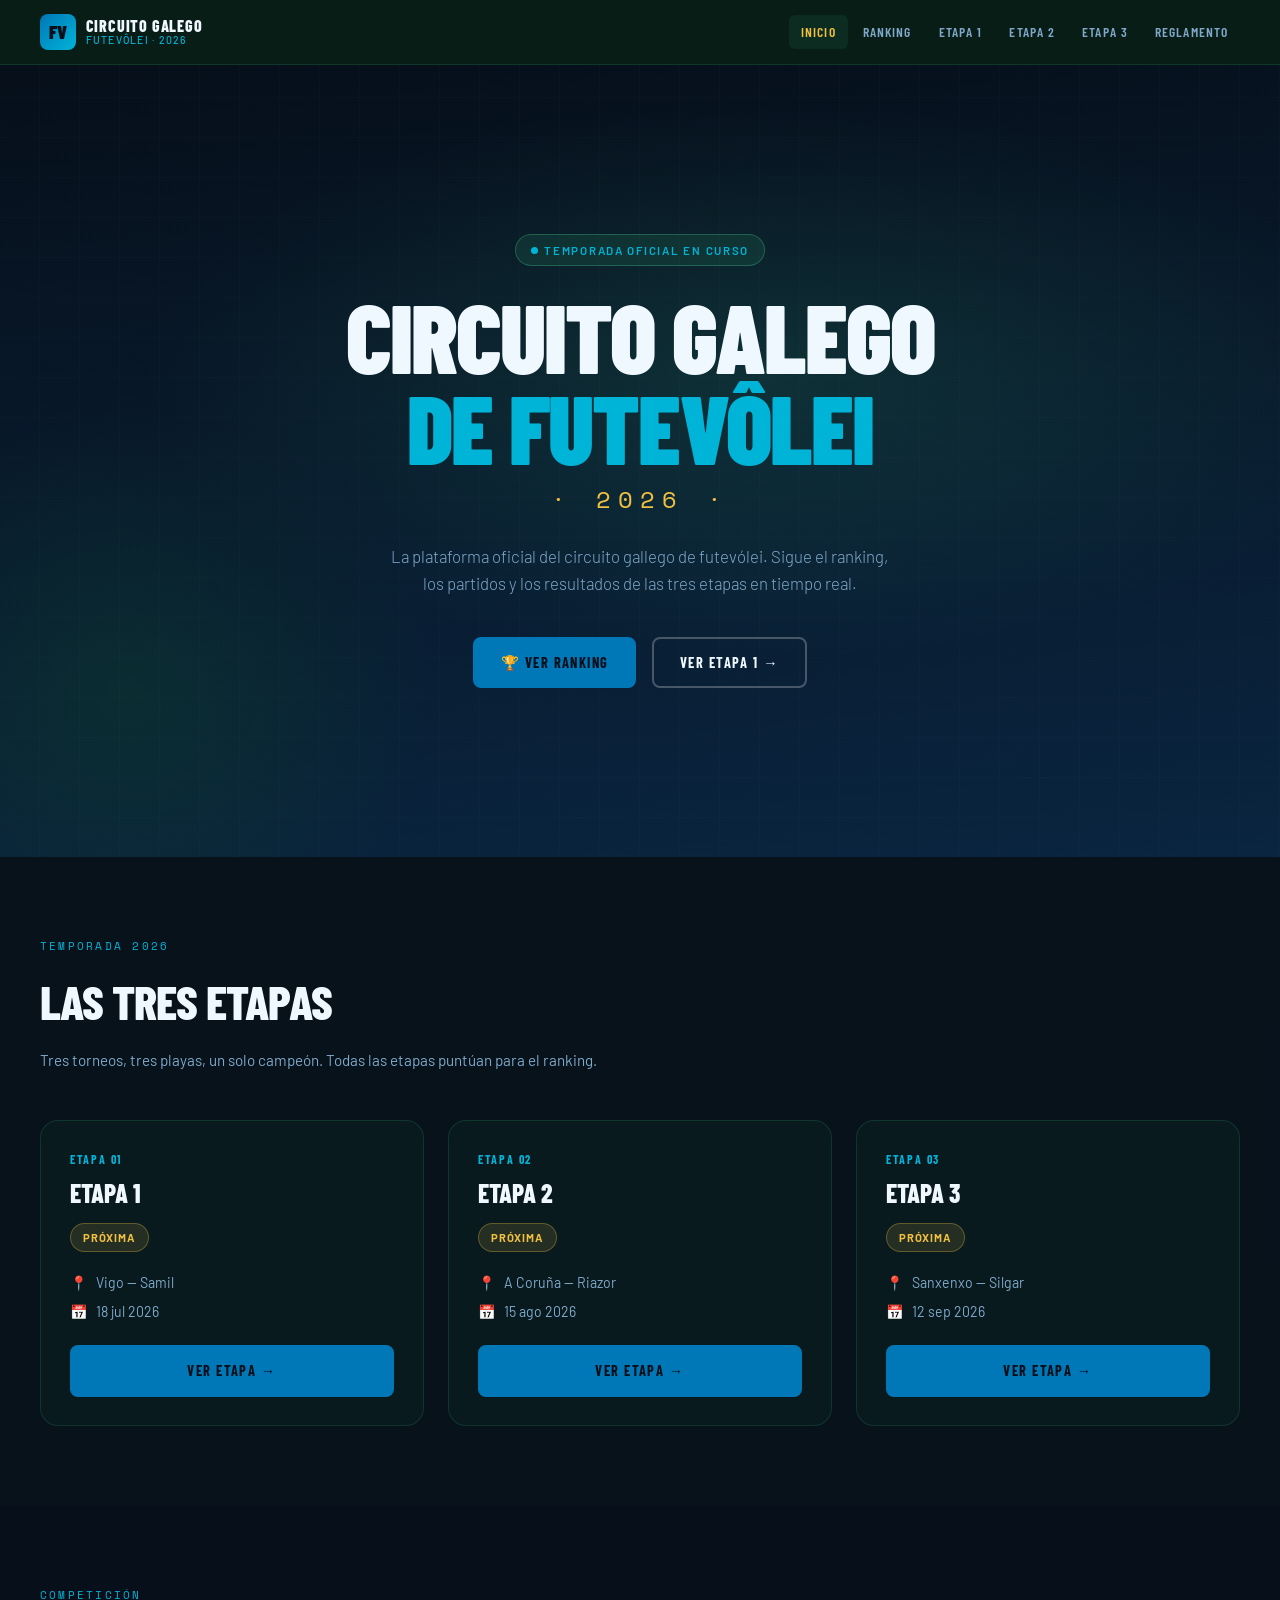
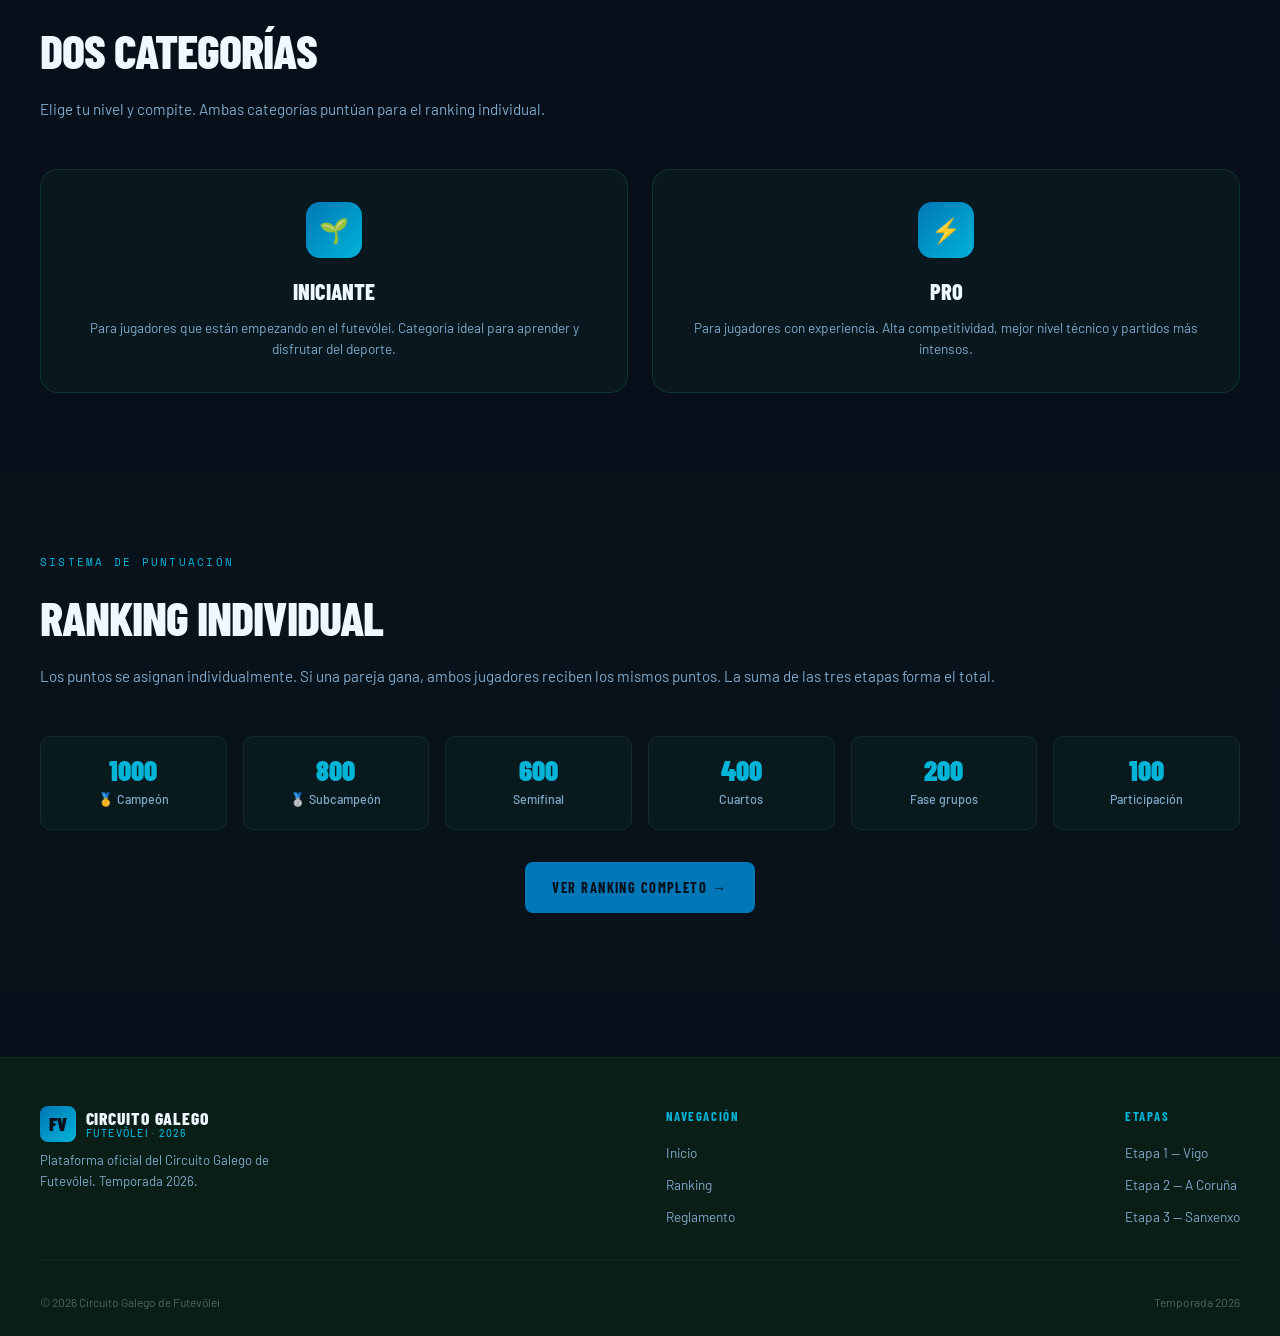
<file: circuito-galego/index.html>
<!DOCTYPE html>
<html lang="es">
<head>
  <meta charset="UTF-8" />
  <meta name="viewport" content="width=device-width, initial-scale=1.0" />
  <title>Circuito Galego de Futevôlei 2026</title>
  <meta name="description" content="Plataforma oficial del Circuito Galego de Futevôlei 2026. Ranking, etapas, partidos y resultados." />
  <link rel="stylesheet" href="css/style.css" />
</head>
<body>

  <!-- HEADER -->
  <header class="header">
    <div class="header-inner">
      <a href="index.html" class="logo">
        <div class="logo-icon">FV</div>
        <div class="logo-text">
          <span class="principal">Circuito Galego</span>
          <span class="sub">Futevôlei · 2026</span>
        </div>
      </a>
      <nav class="nav" id="navPrincipal">
        <a href="index.html">Inicio</a>
        <a href="ranking.html">Ranking</a>
        <a href="etapa1.html">Etapa 1</a>
        <a href="etapa2.html">Etapa 2</a>
        <a href="etapa3.html">Etapa 3</a>
        <a href="reglamento.html">Reglamento</a>
      </nav>
      <button class="menu-toggle" id="menuToggle" aria-label="Abrir menú" aria-expanded="false">
        <span></span><span></span><span></span>
      </button>
    </div>
  </header>

  <!-- HERO -->
  <section class="hero">
    <div class="hero-bg"></div>
    <div class="hero-pattern"></div>
    <div class="hero-content">
      <div class="hero-badge">Temporada oficial en curso</div>
      <h1 class="hero-title">
        Circuito Galego
        <span class="destaque">de Futevôlei</span>
      </h1>
      <div class="hero-ano">· 2026 ·</div>
      <p class="hero-desc">
        La plataforma oficial del circuito gallego de futevólei.
        Sigue el ranking, los partidos y los resultados de las tres etapas en tiempo real.
      </p>
      <div class="hero-btns">
        <a href="ranking.html" class="btn btn-primario">🏆 Ver ranking</a>
        <a href="etapa1.html" class="btn btn-secundario">Ver Etapa 1 →</a>
      </div>
    </div>
  </section>

  <!-- ETAPAS -->
  <section class="seccion" style="background: rgba(13,59,46,0.08);">
    <div class="seccion-interior">
      <div class="seccion-header">
        <div class="etiqueta">Temporada 2026</div>
        <h2>Las tres etapas</h2>
        <p>Tres torneos, tres playas, un solo campeón. Todas las etapas puntúan para el ranking.</p>
      </div>

      <div class="grid-etapas" id="gridEtapas">
        <!-- Se rellena dinámicamente desde Google Sheets -->
        <!-- Mientras carga, mostramos tarjetas estáticas -->
        <article class="tarjeta-etapa">
          <div class="etapa-num">Etapa 01</div>
          <h3 class="etapa-nombre">Etapa 1</h3>
          <div id="estado-etapa1" class="badge-estado proxima">Próxima</div>
          <div class="etapa-info">
            <div class="etapa-info-item">
              <span class="icono">📍</span>
              <span id="ciudad-etapa1">Vigo — Samil</span>
            </div>
            <div class="etapa-info-item">
              <span class="icono">📅</span>
              <span id="fecha-etapa1">18 jul 2026</span>
            </div>
          </div>
          <a href="etapa1.html" class="btn btn-primario" style="width:100%;justify-content:center">Ver etapa →</a>
        </article>

        <article class="tarjeta-etapa">
          <div class="etapa-num">Etapa 02</div>
          <h3 class="etapa-nombre">Etapa 2</h3>
          <div id="estado-etapa2" class="badge-estado proxima">Próxima</div>
          <div class="etapa-info">
            <div class="etapa-info-item">
              <span class="icono">📍</span>
              <span id="ciudad-etapa2">A Coruña — Riazor</span>
            </div>
            <div class="etapa-info-item">
              <span class="icono">📅</span>
              <span id="fecha-etapa2">15 ago 2026</span>
            </div>
          </div>
          <a href="etapa2.html" class="btn btn-primario" style="width:100%;justify-content:center">Ver etapa →</a>
        </article>

        <article class="tarjeta-etapa">
          <div class="etapa-num">Etapa 03</div>
          <h3 class="etapa-nombre">Etapa 3</h3>
          <div id="estado-etapa3" class="badge-estado proxima">Próxima</div>
          <div class="etapa-info">
            <div class="etapa-info-item">
              <span class="icono">📍</span>
              <span id="ciudad-etapa3">Sanxenxo — Silgar</span>
            </div>
            <div class="etapa-info-item">
              <span class="icono">📅</span>
              <span id="fecha-etapa3">12 sep 2026</span>
            </div>
          </div>
          <a href="etapa3.html" class="btn btn-primario" style="width:100%;justify-content:center">Ver etapa →</a>
        </article>
      </div>
    </div>
  </section>

  <!-- CATEGORÍAS -->
  <section class="seccion">
    <div class="seccion-interior">
      <div class="seccion-header">
        <div class="etiqueta">Competición</div>
        <h2>Dos categorías</h2>
        <p>Elige tu nivel y compite. Ambas categorías puntúan para el ranking individual.</p>
      </div>

      <div class="grid-categorias">
        <div class="tarjeta-categoria">
          <div class="cat-icono">🌱</div>
          <div class="cat-nombre">Iniciante</div>
          <p class="cat-desc">Para jugadores que están empezando en el futevólei. Categoría ideal para aprender y disfrutar del deporte.</p>
        </div>
        <div class="tarjeta-categoria">
          <div class="cat-icono">⚡</div>
          <div class="cat-nombre">Pro</div>
          <p class="cat-desc">Para jugadores con experiencia. Alta competitividad, mejor nivel técnico y partidos más intensos.</p>
        </div>
      </div>
    </div>
  </section>

  <!-- SISTEMA DE PUNTOS -->
  <section class="seccion" style="background: rgba(13,59,46,0.08);">
    <div class="seccion-interior">
      <div class="seccion-header">
        <div class="etiqueta">Sistema de puntuación</div>
        <h2>Ranking individual</h2>
        <p>Los puntos se asignan individualmente. Si una pareja gana, ambos jugadores reciben los mismos puntos. La suma de las tres etapas forma el total.</p>
      </div>

      <div class="grid-puntos">
        <div class="punto-item">
          <div class="puntos">1000</div>
          <div class="posicion">🥇 Campeón</div>
        </div>
        <div class="punto-item">
          <div class="puntos">800</div>
          <div class="posicion">🥈 Subcampeón</div>
        </div>
        <div class="punto-item">
          <div class="puntos">600</div>
          <div class="posicion">Semifinal</div>
        </div>
        <div class="punto-item">
          <div class="puntos">400</div>
          <div class="posicion">Cuartos</div>
        </div>
        <div class="punto-item">
          <div class="puntos">200</div>
          <div class="posicion">Fase grupos</div>
        </div>
        <div class="punto-item">
          <div class="puntos">100</div>
          <div class="posicion">Participación</div>
        </div>
      </div>

      <div style="margin-top:2rem;text-align:center">
        <a href="ranking.html" class="btn btn-primario">Ver ranking completo →</a>
      </div>
    </div>
  </section>

  <!-- FOOTER -->
  <footer class="footer">
    <div class="footer-inner">
      <div class="footer-top">
        <div class="footer-logo">
          <div class="logo">
            <div class="logo-icon">FV</div>
            <div class="logo-text">
              <span class="principal">Circuito Galego</span>
              <span class="sub">Futevôlei · 2026</span>
            </div>
          </div>
          <p class="footer-desc">Plataforma oficial del Circuito Galego de Futevôlei. Temporada 2026.</p>
        </div>

        <div class="footer-links">
          <h4>Navegación</h4>
          <ul>
            <li><a href="index.html">Inicio</a></li>
            <li><a href="ranking.html">Ranking</a></li>
            <li><a href="reglamento.html">Reglamento</a></li>
          </ul>
        </div>

        <div class="footer-links">
          <h4>Etapas</h4>
          <ul>
            <li><a href="etapa1.html">Etapa 1 — Vigo</a></li>
            <li><a href="etapa2.html">Etapa 2 — A Coruña</a></li>
            <li><a href="etapa3.html">Etapa 3 — Sanxenxo</a></li>
          </ul>
        </div>
      </div>

      <div class="footer-bottom">
        <span>© 2026 Circuito Galego de Futevôlei</span>
        <span>Temporada 2026</span>
      </div>
    </div>
  </footer>

  <!-- SCRIPTS -->
  <script src="js/config.js"></script>
  <script src="js/utils.js"></script>
  <script>
    // Inicializar menú móvil y nav activo
    document.addEventListener("DOMContentLoaded", () => {
      initMenuMovil();
      marcarNavActivo();

      // Cargar datos dinámicos de etapas desde Sheets
      cargarEtapasInicio();
    });

    async function cargarEtapasInicio() {
      try {
        const datos = await fetchCSV(SHEETS.etapas);
        if (!datos || datos.length === 0) return;

        datos.forEach((etapa, i) => {
          const num = i + 1;
          const estadoEl = document.getElementById(`estado-etapa${num}`);
          const ciudadEl = document.getElementById(`ciudad-etapa${num}`);
          const fechaEl = document.getElementById(`fecha-etapa${num}`);

          if (estadoEl) estadoEl.outerHTML = badgeEstadoEtapa(etapa.estado || "proxima");
          if (ciudadEl) ciudadEl.textContent = `${etapa.ciudad || ""} — ${etapa.playa || ""}`;
          if (fechaEl) fechaEl.textContent = formatearFecha(etapa.fecha);
        });
      } catch(e) {
        // No pasa nada, los datos estáticos se quedan
      }
    }
  </script>
</body>
</html>
</file>
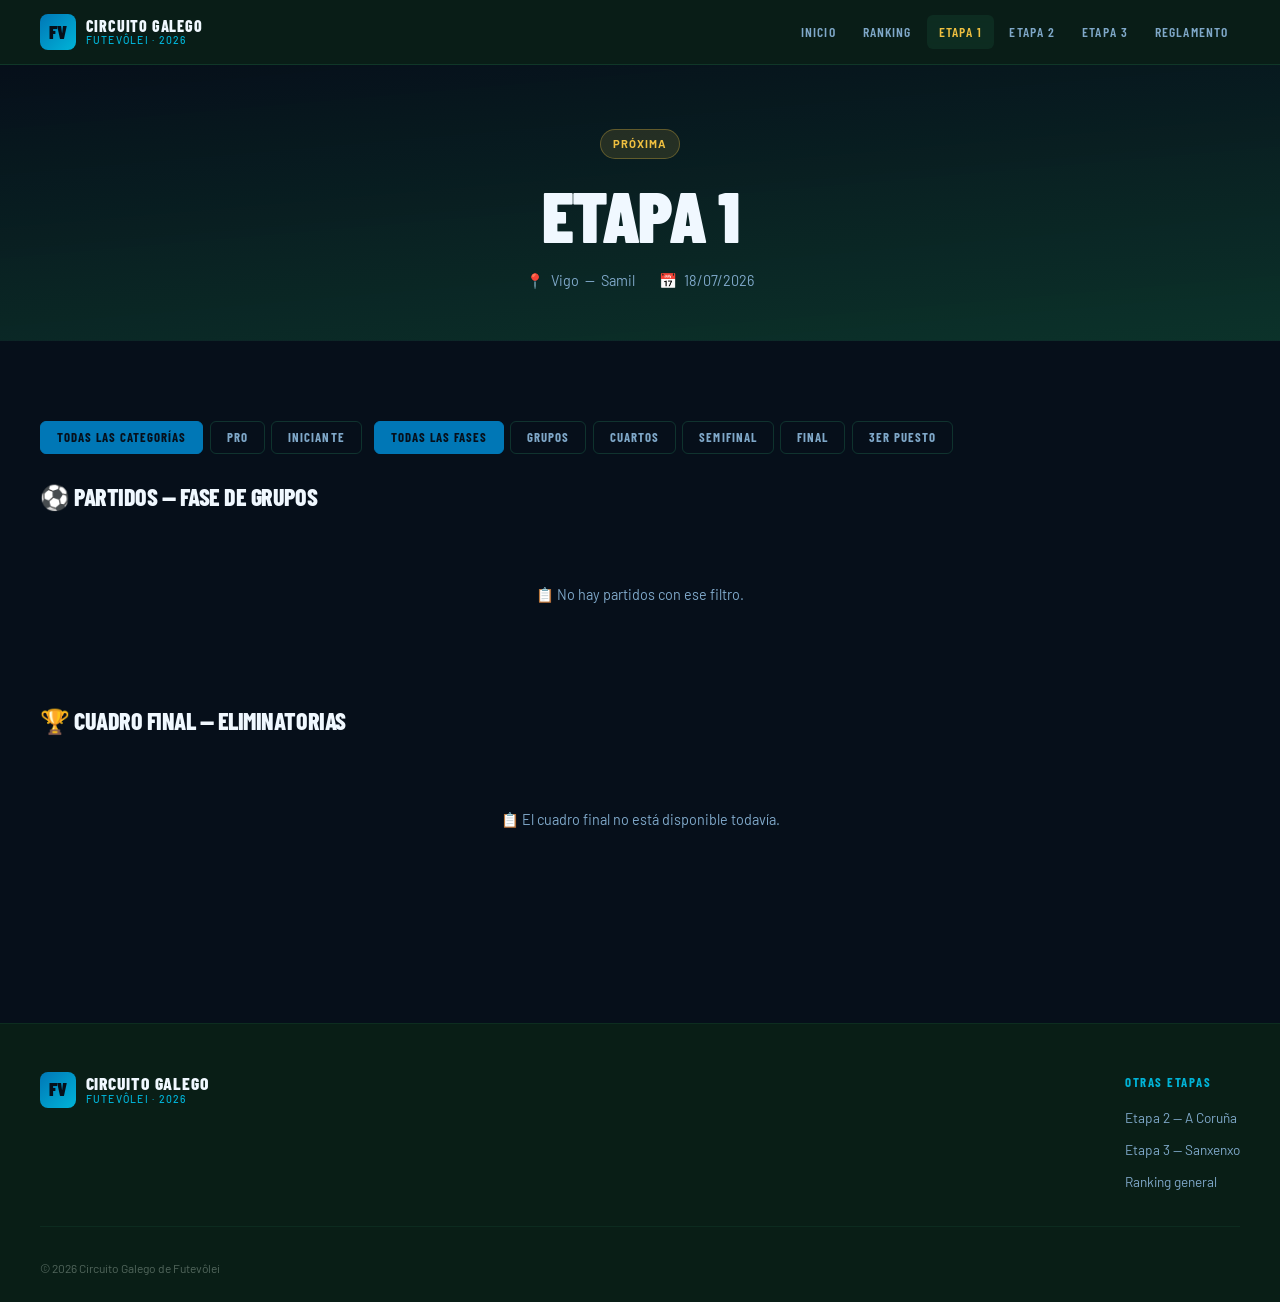
<file: circuito-galego/etapa1.html>
<!DOCTYPE html>
<html lang="es">
<head>
  <meta charset="UTF-8" />
  <meta name="viewport" content="width=device-width, initial-scale=1.0" />
  <title>Etapa 1 — Vigo · Circuito Galego de Futevôlei 2026</title>
  <link rel="stylesheet" href="css/style.css" />
</head>
<body>

  <header class="header">
    <div class="header-inner">
      <a href="index.html" class="logo">
        <div class="logo-icon">FV</div>
        <div class="logo-text">
          <span class="principal">Circuito Galego</span>
          <span class="sub">Futevôlei · 2026</span>
        </div>
      </a>
      <nav class="nav" id="navPrincipal">
        <a href="index.html">Inicio</a>
        <a href="ranking.html">Ranking</a>
        <a href="etapa1.html">Etapa 1</a>
        <a href="etapa2.html">Etapa 2</a>
        <a href="etapa3.html">Etapa 3</a>
        <a href="reglamento.html">Reglamento</a>
      </nav>
      <button class="menu-toggle" id="menuToggle" aria-label="Abrir menú" aria-expanded="false">
        <span></span><span></span><span></span>
      </button>
    </div>
  </header>

  <div class="etapa-hero">
    <div class="etapa-hero-inner">
      <div id="etapaEstado"><span class="badge-estado proxima">Próxima</span></div>
      <h1 class="etapa-titulo">Etapa 1</h1>
      <div class="etapa-meta">
        <span class="etapa-meta-item">📍 <span id="etapaCiudad">Vigo</span> — <span id="etapaPlaya">Samil</span></span>
        <span class="etapa-meta-item">📅 <span id="etapaFecha">18/07/2026</span></span>
      </div>
    </div>
  </div>

  <section class="seccion">
    <div class="seccion-interior">

      <!-- Filtros -->
      <div class="partidos-controles">
        <div class="filtros-grupo">
          <button class="filtro-btn activo" data-filtro-cat-etapa="todas">Todas las categorías</button>
          <button class="filtro-btn" data-filtro-cat-etapa="Pro">Pro</button>
          <button class="filtro-btn" data-filtro-cat-etapa="Iniciante">Iniciante</button>
        </div>
        <div class="filtros-grupo">
          <button class="filtro-btn activo" data-filtro-fase="todas">Todas las fases</button>
          <button class="filtro-btn" data-filtro-fase="Grupos">Grupos</button>
          <button class="filtro-btn" data-filtro-fase="Cuartos">Cuartos</button>
          <button class="filtro-btn" data-filtro-fase="Semifinal">Semifinal</button>
          <button class="filtro-btn" data-filtro-fase="Final">Final</button>
          <button class="filtro-btn" data-filtro-fase="Tercer puesto">3er puesto</button>
        </div>
      </div>

      <!-- Partidos -->
      <div class="seccion-header" style="margin-bottom:1.2rem;margin-top:1rem">
        <h2 style="font-size:1.5rem">⚽ Partidos — Fase de grupos</h2>
      </div>
      <div id="tablaPartidosWrap">
        <div class="estado-carga"><div class="spinner"></div><span>Cargando partidos...</span></div>
      </div>

      <!-- Cuadro final -->
      <div class="seccion-header" style="margin-bottom:1.2rem;margin-top:3rem">
        <h2 style="font-size:1.5rem">🏆 Cuadro final — Eliminatorias</h2>
      </div>
      <div id="tablaCuadrosWrap">
        <div class="estado-carga"><div class="spinner"></div><span>Cargando cuadro...</span></div>
      </div>

    </div>
  </section>

  <footer class="footer">
    <div class="footer-inner">
      <div class="footer-top">
        <div class="footer-logo">
          <div class="logo">
            <div class="logo-icon">FV</div>
            <div class="logo-text">
              <span class="principal">Circuito Galego</span>
              <span class="sub">Futevôlei · 2026</span>
            </div>
          </div>
        </div>
        <div class="footer-links">
          <h4>Otras etapas</h4>
          <ul>
            <li><a href="etapa2.html">Etapa 2 — A Coruña</a></li>
            <li><a href="etapa3.html">Etapa 3 — Sanxenxo</a></li>
            <li><a href="ranking.html">Ranking general</a></li>
          </ul>
        </div>
      </div>
      <div class="footer-bottom"><span>© 2026 Circuito Galego de Futevôlei</span></div>
    </div>
  </footer>

  <script src="js/config.js"></script>
  <script src="js/utils.js"></script>
  <!-- Definimos qué etapa es esta página antes de cargar etapa.js -->
  <script>const ETAPA_ACTUAL = "Etapa 1";</script>
  <script src="js/etapa.js"></script>
</body>
</html>
</file>
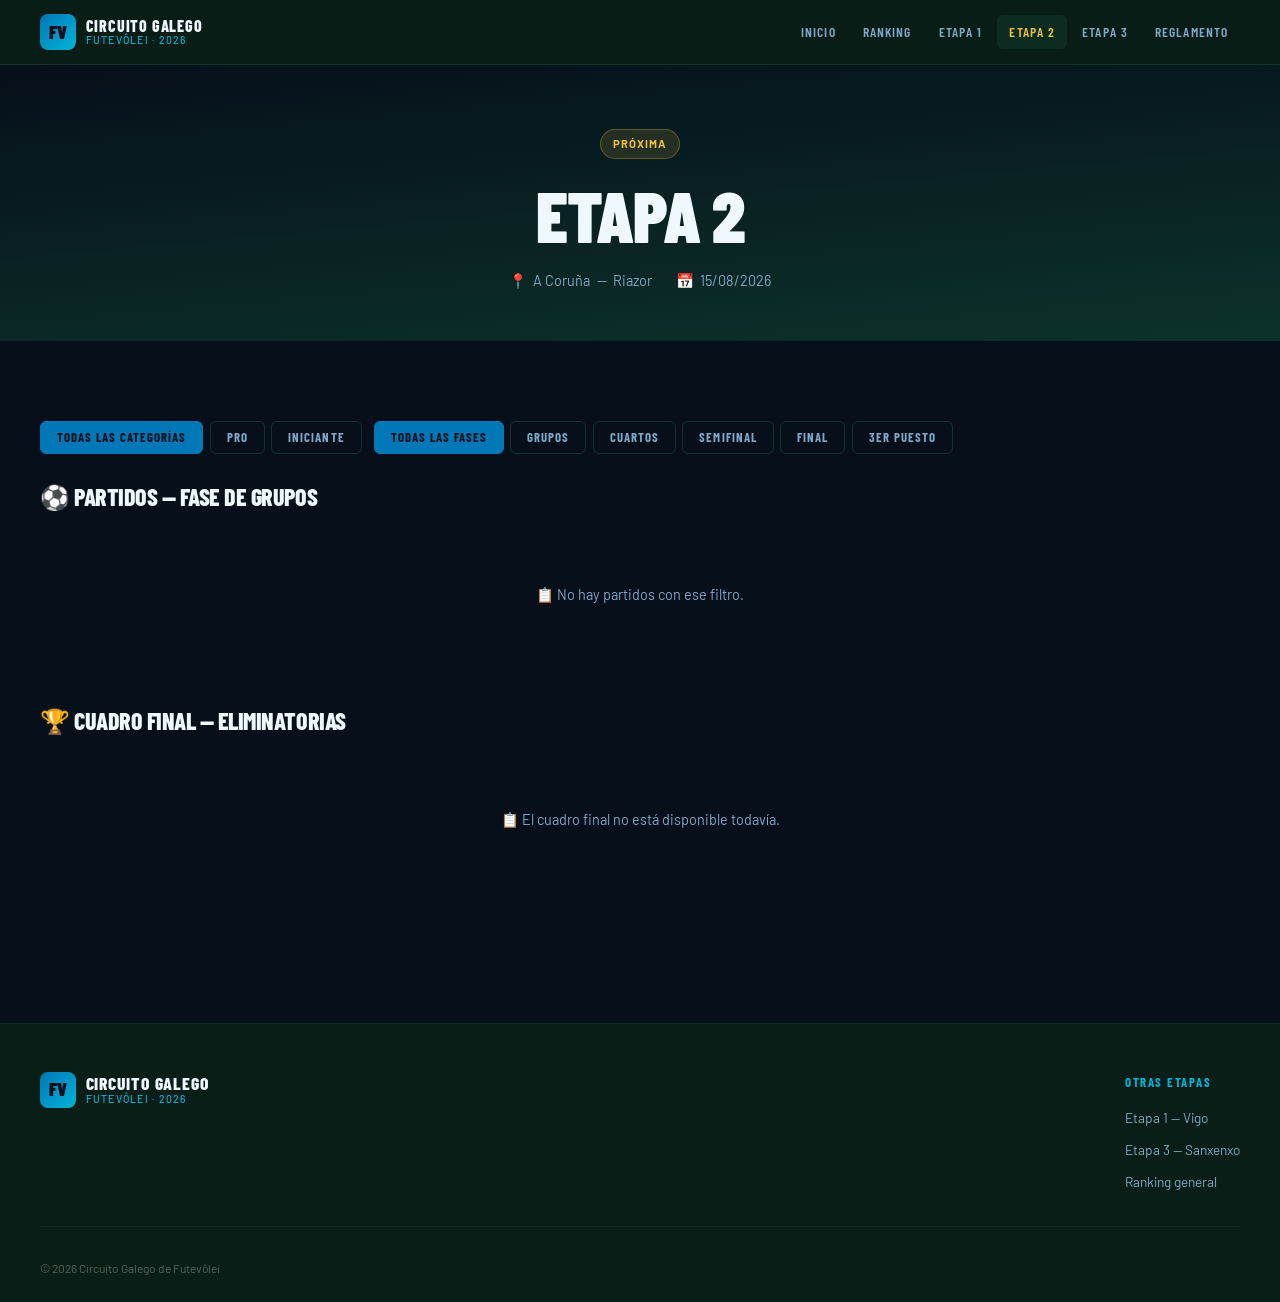
<file: circuito-galego/etapa2.html>
<!DOCTYPE html>
<html lang="es">
<head>
  <meta charset="UTF-8" />
  <meta name="viewport" content="width=device-width, initial-scale=1.0" />
  <title>Etapa 2 — A Coruña · Circuito Galego de Futevôlei 2026</title>
  <link rel="stylesheet" href="css/style.css" />
</head>
<body>

  <header class="header">
    <div class="header-inner">
      <a href="index.html" class="logo">
        <div class="logo-icon">FV</div>
        <div class="logo-text">
          <span class="principal">Circuito Galego</span>
          <span class="sub">Futevôlei · 2026</span>
        </div>
      </a>
      <nav class="nav" id="navPrincipal">
        <a href="index.html">Inicio</a>
        <a href="ranking.html">Ranking</a>
        <a href="etapa1.html">Etapa 1</a>
        <a href="etapa2.html">Etapa 2</a>
        <a href="etapa3.html">Etapa 3</a>
        <a href="reglamento.html">Reglamento</a>
      </nav>
      <button class="menu-toggle" id="menuToggle" aria-label="Abrir menú" aria-expanded="false">
        <span></span><span></span><span></span>
      </button>
    </div>
  </header>

  <div class="etapa-hero">
    <div class="etapa-hero-inner">
      <div id="etapaEstado"><span class="badge-estado proxima">Próxima</span></div>
      <h1 class="etapa-titulo">Etapa 2</h1>
      <div class="etapa-meta">
        <span class="etapa-meta-item">📍 <span id="etapaCiudad">A Coruña</span> — <span id="etapaPlaya">Riazor</span></span>
        <span class="etapa-meta-item">📅 <span id="etapaFecha">15/08/2026</span></span>
      </div>
    </div>
  </div>

  <section class="seccion">
    <div class="seccion-interior">

      <div class="partidos-controles">
        <div class="filtros-grupo">
          <button class="filtro-btn activo" data-filtro-cat-etapa="todas">Todas las categorías</button>
          <button class="filtro-btn" data-filtro-cat-etapa="Pro">Pro</button>
          <button class="filtro-btn" data-filtro-cat-etapa="Iniciante">Iniciante</button>
        </div>
        <div class="filtros-grupo">
          <button class="filtro-btn activo" data-filtro-fase="todas">Todas las fases</button>
          <button class="filtro-btn" data-filtro-fase="Grupos">Grupos</button>
          <button class="filtro-btn" data-filtro-fase="Cuartos">Cuartos</button>
          <button class="filtro-btn" data-filtro-fase="Semifinal">Semifinal</button>
          <button class="filtro-btn" data-filtro-fase="Final">Final</button>
          <button class="filtro-btn" data-filtro-fase="Tercer puesto">3er puesto</button>
        </div>
      </div>

      <div class="seccion-header" style="margin-bottom:1.2rem;margin-top:1rem">
        <h2 style="font-size:1.5rem">⚽ Partidos — Fase de grupos</h2>
      </div>
      <div id="tablaPartidosWrap">
        <div class="estado-carga"><div class="spinner"></div><span>Cargando partidos...</span></div>
      </div>

      <div class="seccion-header" style="margin-bottom:1.2rem;margin-top:3rem">
        <h2 style="font-size:1.5rem">🏆 Cuadro final — Eliminatorias</h2>
      </div>
      <div id="tablaCuadrosWrap">
        <div class="estado-carga"><div class="spinner"></div><span>Cargando cuadro...</span></div>
      </div>

    </div>
  </section>

  <footer class="footer">
    <div class="footer-inner">
      <div class="footer-top">
        <div class="footer-logo">
          <div class="logo">
            <div class="logo-icon">FV</div>
            <div class="logo-text">
              <span class="principal">Circuito Galego</span>
              <span class="sub">Futevôlei · 2026</span>
            </div>
          </div>
        </div>
        <div class="footer-links">
          <h4>Otras etapas</h4>
          <ul>
            <li><a href="etapa1.html">Etapa 1 — Vigo</a></li>
            <li><a href="etapa3.html">Etapa 3 — Sanxenxo</a></li>
            <li><a href="ranking.html">Ranking general</a></li>
          </ul>
        </div>
      </div>
      <div class="footer-bottom"><span>© 2026 Circuito Galego de Futevôlei</span></div>
    </div>
  </footer>

  <script src="js/config.js"></script>
  <script src="js/utils.js"></script>
  <script>const ETAPA_ACTUAL = "Etapa 2";</script>
  <script src="js/etapa.js"></script>
</body>
</html>
</file>
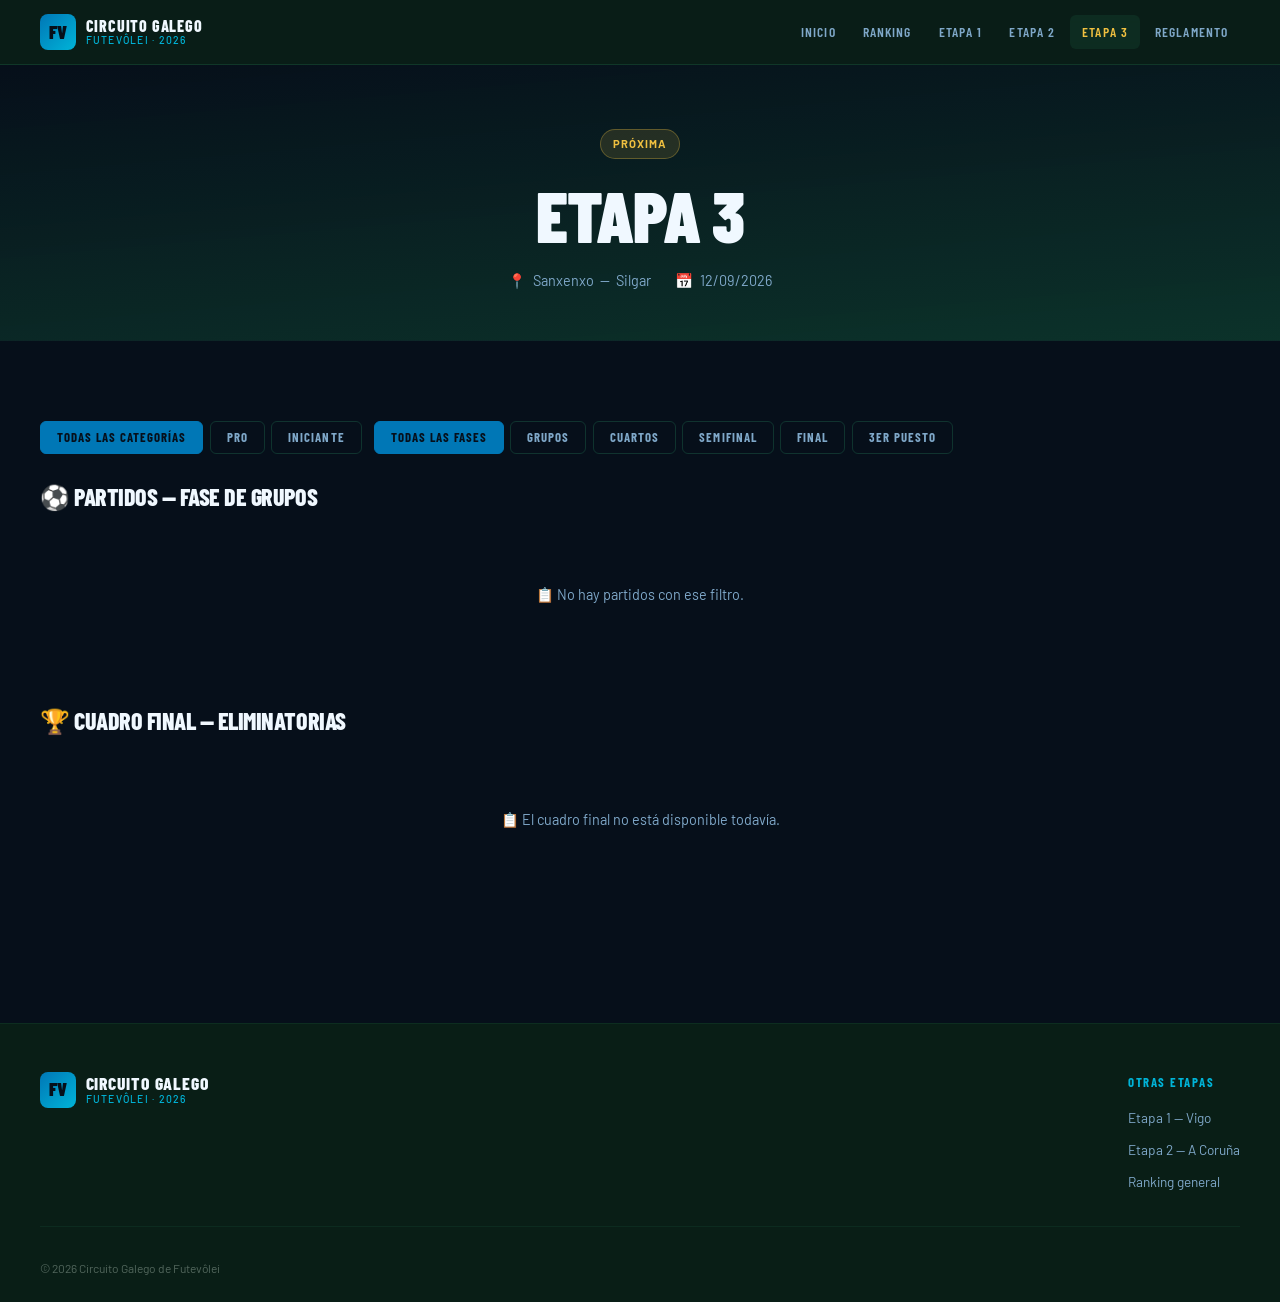
<file: circuito-galego/etapa3.html>
<!DOCTYPE html>
<html lang="es">
<head>
  <meta charset="UTF-8" />
  <meta name="viewport" content="width=device-width, initial-scale=1.0" />
  <title>Etapa 3 — Sanxenxo · Circuito Galego de Futevôlei 2026</title>
  <link rel="stylesheet" href="css/style.css" />
</head>
<body>

  <header class="header">
    <div class="header-inner">
      <a href="index.html" class="logo">
        <div class="logo-icon">FV</div>
        <div class="logo-text">
          <span class="principal">Circuito Galego</span>
          <span class="sub">Futevôlei · 2026</span>
        </div>
      </a>
      <nav class="nav" id="navPrincipal">
        <a href="index.html">Inicio</a>
        <a href="ranking.html">Ranking</a>
        <a href="etapa1.html">Etapa 1</a>
        <a href="etapa2.html">Etapa 2</a>
        <a href="etapa3.html">Etapa 3</a>
        <a href="reglamento.html">Reglamento</a>
      </nav>
      <button class="menu-toggle" id="menuToggle" aria-label="Abrir menú" aria-expanded="false">
        <span></span><span></span><span></span>
      </button>
    </div>
  </header>

  <div class="etapa-hero">
    <div class="etapa-hero-inner">
      <div id="etapaEstado"><span class="badge-estado proxima">Próxima</span></div>
      <h1 class="etapa-titulo">Etapa 3</h1>
      <div class="etapa-meta">
        <span class="etapa-meta-item">📍 <span id="etapaCiudad">Sanxenxo</span> — <span id="etapaPlaya">Silgar</span></span>
        <span class="etapa-meta-item">📅 <span id="etapaFecha">12/09/2026</span></span>
      </div>
    </div>
  </div>

  <section class="seccion">
    <div class="seccion-interior">

      <div class="partidos-controles">
        <div class="filtros-grupo">
          <button class="filtro-btn activo" data-filtro-cat-etapa="todas">Todas las categorías</button>
          <button class="filtro-btn" data-filtro-cat-etapa="Pro">Pro</button>
          <button class="filtro-btn" data-filtro-cat-etapa="Iniciante">Iniciante</button>
        </div>
        <div class="filtros-grupo">
          <button class="filtro-btn activo" data-filtro-fase="todas">Todas las fases</button>
          <button class="filtro-btn" data-filtro-fase="Grupos">Grupos</button>
          <button class="filtro-btn" data-filtro-fase="Cuartos">Cuartos</button>
          <button class="filtro-btn" data-filtro-fase="Semifinal">Semifinal</button>
          <button class="filtro-btn" data-filtro-fase="Final">Final</button>
          <button class="filtro-btn" data-filtro-fase="Tercer puesto">3er puesto</button>
        </div>
      </div>

      <div class="seccion-header" style="margin-bottom:1.2rem;margin-top:1rem">
        <h2 style="font-size:1.5rem">⚽ Partidos — Fase de grupos</h2>
      </div>
      <div id="tablaPartidosWrap">
        <div class="estado-carga"><div class="spinner"></div><span>Cargando partidos...</span></div>
      </div>

      <div class="seccion-header" style="margin-bottom:1.2rem;margin-top:3rem">
        <h2 style="font-size:1.5rem">🏆 Cuadro final — Eliminatorias</h2>
      </div>
      <div id="tablaCuadrosWrap">
        <div class="estado-carga"><div class="spinner"></div><span>Cargando cuadro...</span></div>
      </div>

    </div>
  </section>

  <footer class="footer">
    <div class="footer-inner">
      <div class="footer-top">
        <div class="footer-logo">
          <div class="logo">
            <div class="logo-icon">FV</div>
            <div class="logo-text">
              <span class="principal">Circuito Galego</span>
              <span class="sub">Futevôlei · 2026</span>
            </div>
          </div>
        </div>
        <div class="footer-links">
          <h4>Otras etapas</h4>
          <ul>
            <li><a href="etapa1.html">Etapa 1 — Vigo</a></li>
            <li><a href="etapa2.html">Etapa 2 — A Coruña</a></li>
            <li><a href="ranking.html">Ranking general</a></li>
          </ul>
        </div>
      </div>
      <div class="footer-bottom"><span>© 2026 Circuito Galego de Futevôlei</span></div>
    </div>
  </footer>

  <script src="js/config.js"></script>
  <script src="js/utils.js"></script>
  <script>const ETAPA_ACTUAL = "Etapa 3";</script>
  <script src="js/etapa.js"></script>
</body>
</html>
</file>
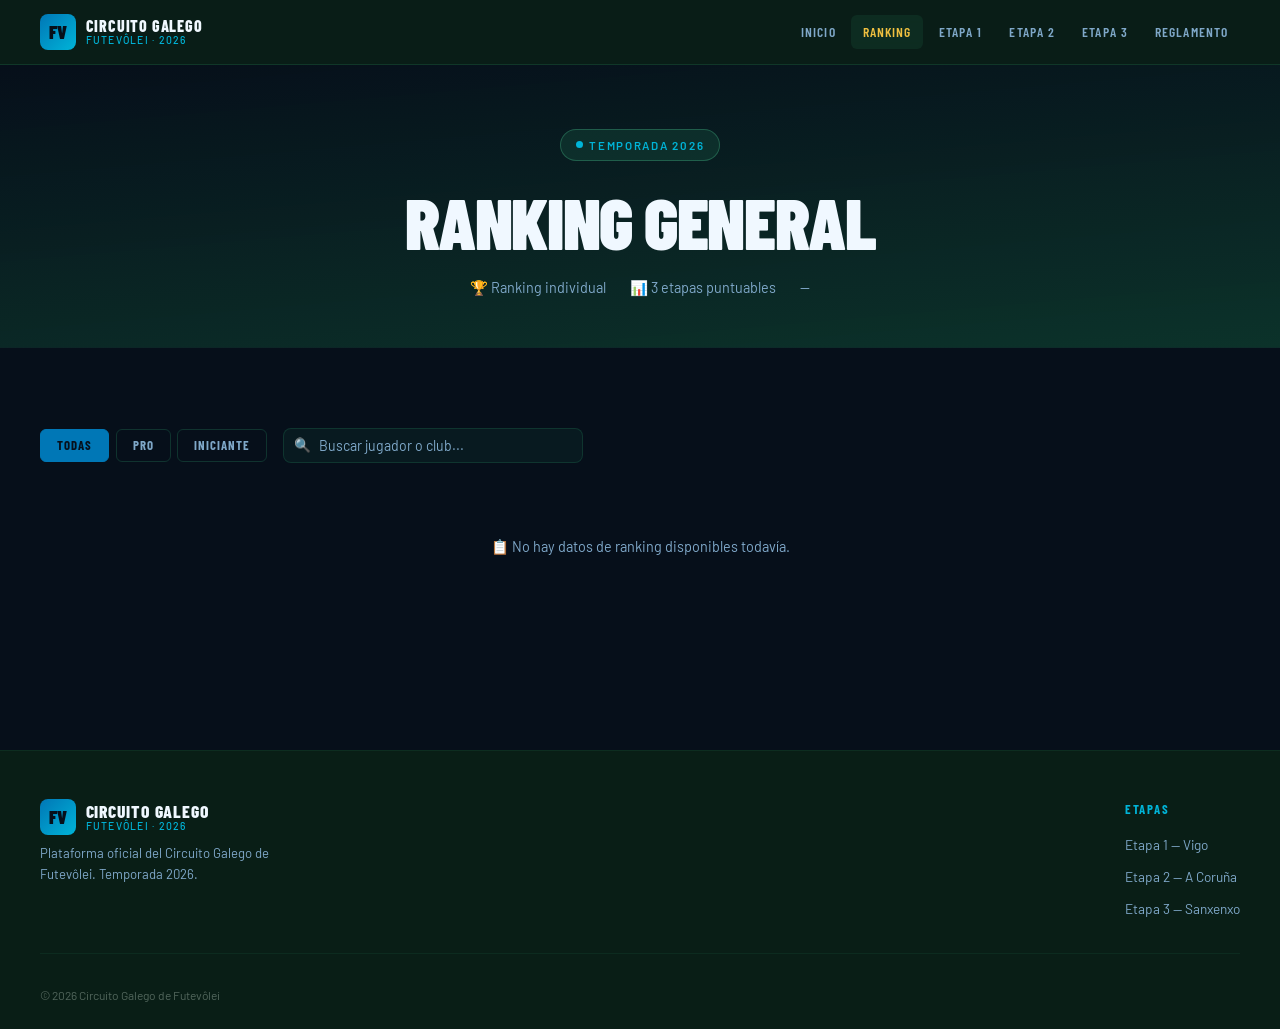
<file: circuito-galego/ranking.html>
<!DOCTYPE html>
<html lang="es">
<head>
  <meta charset="UTF-8" />
  <meta name="viewport" content="width=device-width, initial-scale=1.0" />
  <title>Ranking — Circuito Galego de Futevôlei 2026</title>
  <meta name="description" content="Ranking individual del Circuito Galego de Futevôlei 2026. Categorías Pro e Iniciante." />
  <link rel="stylesheet" href="css/style.css" />
</head>
<body>

  <!-- HEADER -->
  <header class="header">
    <div class="header-inner">
      <a href="index.html" class="logo">
        <div class="logo-icon">FV</div>
        <div class="logo-text">
          <span class="principal">Circuito Galego</span>
          <span class="sub">Futevôlei · 2026</span>
        </div>
      </a>
      <nav class="nav" id="navPrincipal">
        <a href="index.html">Inicio</a>
        <a href="ranking.html">Ranking</a>
        <a href="etapa1.html">Etapa 1</a>
        <a href="etapa2.html">Etapa 2</a>
        <a href="etapa3.html">Etapa 3</a>
        <a href="reglamento.html">Reglamento</a>
      </nav>
      <button class="menu-toggle" id="menuToggle" aria-label="Abrir menú" aria-expanded="false">
        <span></span><span></span><span></span>
      </button>
    </div>
  </header>

  <!-- PAGE HEADER -->
  <div class="etapa-hero">
    <div class="etapa-hero-inner">
      <div class="hero-badge">Temporada 2026</div>
      <h1 class="etapa-titulo">Ranking General</h1>
      <div class="etapa-meta">
        <span class="etapa-meta-item">🏆 Ranking individual</span>
        <span class="etapa-meta-item">📊 3 etapas puntuables</span>
        <span class="etapa-meta-item" id="contadorJugadores">—</span>
      </div>
    </div>
  </div>

  <!-- RANKING -->
  <section class="seccion">
    <div class="seccion-interior">

      <!-- Controles -->
      <div class="ranking-controles">
        <div class="filtros-grupo">
          <button class="filtro-btn activo" data-filtro-cat="todas">Todas</button>
          <button class="filtro-btn" data-filtro-cat="Pro">Pro</button>
          <button class="filtro-btn" data-filtro-cat="Iniciante">Iniciante</button>
        </div>

        <div class="buscador-wrap">
          <span class="buscador-icono">🔍</span>
          <input
            type="text"
            class="buscador"
            id="buscadorJugador"
            placeholder="Buscar jugador o club..."
            autocomplete="off"
          />
        </div>
      </div>

      <!-- Tabla -->
      <div id="tablaRankingWrap">
        <div class="estado-carga">
          <div class="spinner"></div>
          <span>Cargando ranking...</span>
        </div>
      </div>

    </div>
  </section>

  <!-- FOOTER -->
  <footer class="footer">
    <div class="footer-inner">
      <div class="footer-top">
        <div class="footer-logo">
          <div class="logo">
            <div class="logo-icon">FV</div>
            <div class="logo-text">
              <span class="principal">Circuito Galego</span>
              <span class="sub">Futevôlei · 2026</span>
            </div>
          </div>
          <p class="footer-desc">Plataforma oficial del Circuito Galego de Futevôlei. Temporada 2026.</p>
        </div>
        <div class="footer-links">
          <h4>Etapas</h4>
          <ul>
            <li><a href="etapa1.html">Etapa 1 — Vigo</a></li>
            <li><a href="etapa2.html">Etapa 2 — A Coruña</a></li>
            <li><a href="etapa3.html">Etapa 3 — Sanxenxo</a></li>
          </ul>
        </div>
      </div>
      <div class="footer-bottom">
        <span>© 2026 Circuito Galego de Futevôlei</span>
      </div>
    </div>
  </footer>

  <script src="js/config.js"></script>
  <script src="js/utils.js"></script>
  <script src="js/ranking.js"></script>
</body>
</html>
</file>
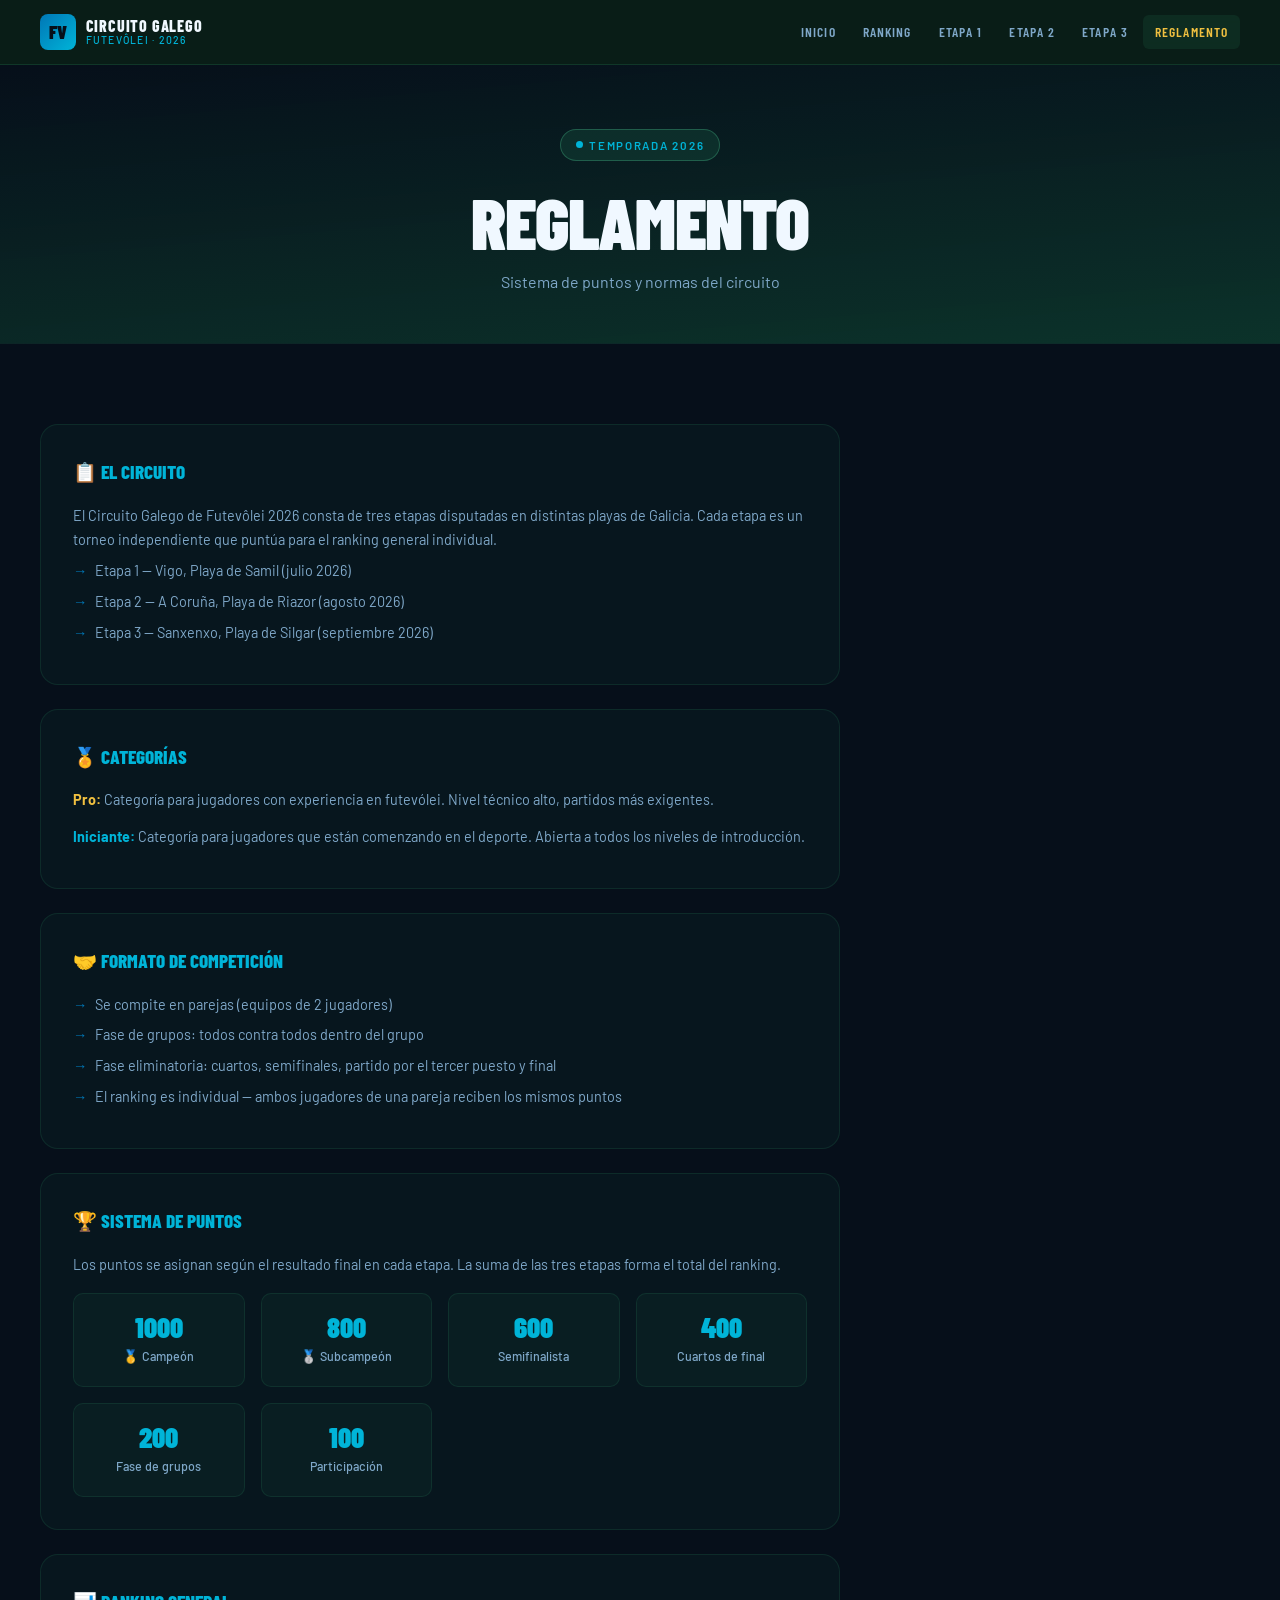
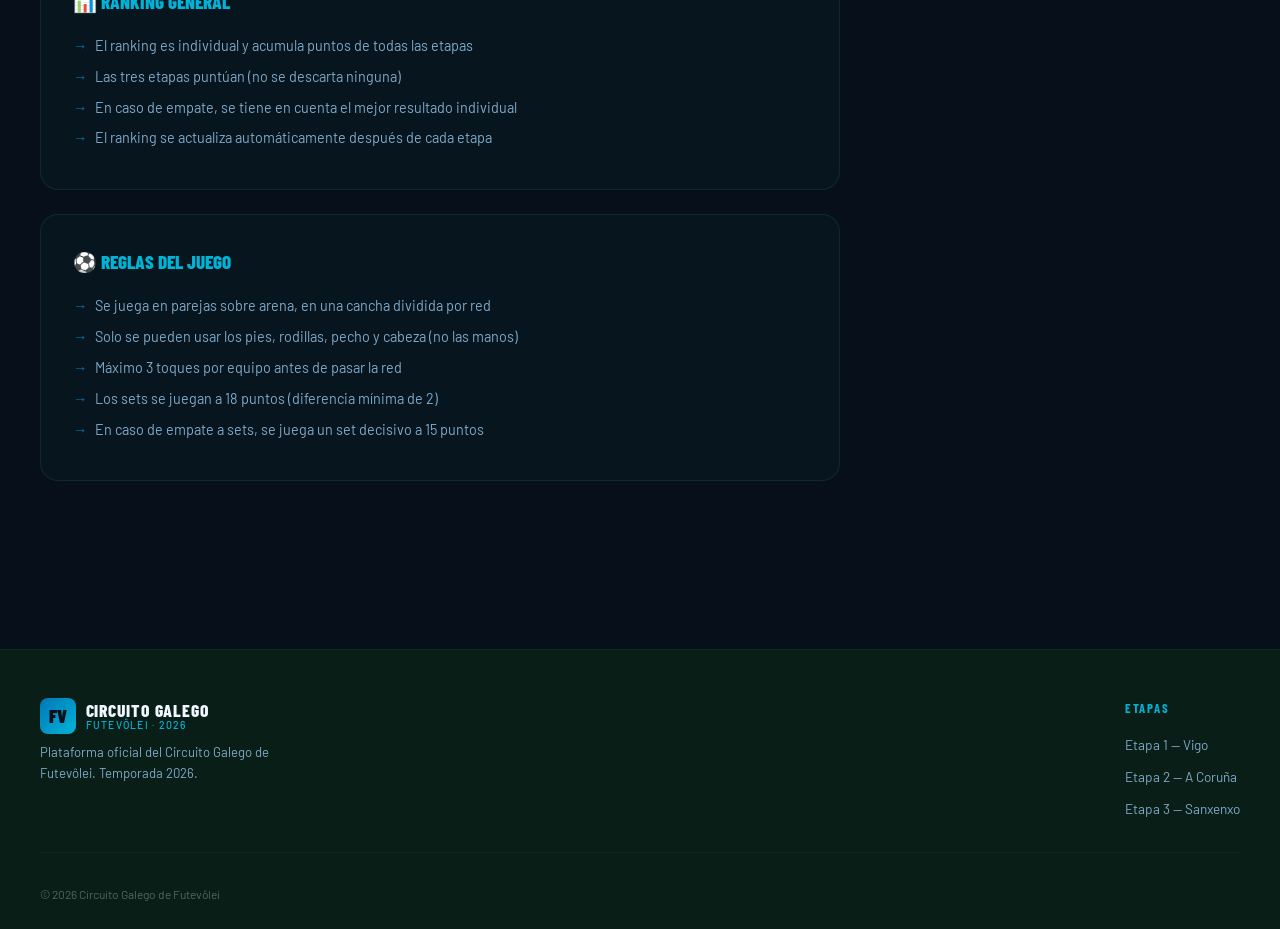
<file: circuito-galego/reglamento.html>
<!DOCTYPE html>
<html lang="es">
<head>
  <meta charset="UTF-8" />
  <meta name="viewport" content="width=device-width, initial-scale=1.0" />
  <title>Reglamento — Circuito Galego de Futevôlei 2026</title>
  <link rel="stylesheet" href="css/style.css" />
</head>
<body>

  <header class="header">
    <div class="header-inner">
      <a href="index.html" class="logo">
        <div class="logo-icon">FV</div>
        <div class="logo-text">
          <span class="principal">Circuito Galego</span>
          <span class="sub">Futevôlei · 2026</span>
        </div>
      </a>
      <nav class="nav" id="navPrincipal">
        <a href="index.html">Inicio</a>
        <a href="ranking.html">Ranking</a>
        <a href="etapa1.html">Etapa 1</a>
        <a href="etapa2.html">Etapa 2</a>
        <a href="etapa3.html">Etapa 3</a>
        <a href="reglamento.html">Reglamento</a>
      </nav>
      <button class="menu-toggle" id="menuToggle" aria-label="Abrir menú" aria-expanded="false">
        <span></span><span></span><span></span>
      </button>
    </div>
  </header>

  <div class="etapa-hero">
    <div class="etapa-hero-inner">
      <div class="hero-badge">Temporada 2026</div>
      <h1 class="etapa-titulo">Reglamento</h1>
      <p style="color:var(--gris-medio);margin-top:0.8rem">Sistema de puntos y normas del circuito</p>
    </div>
  </div>

  <section class="seccion">
    <div class="seccion-interior">
      <div class="reglamento-content">

        <div class="reglamento-seccion">
          <h3>📋 El circuito</h3>
          <p>El Circuito Galego de Futevôlei 2026 consta de tres etapas disputadas en distintas playas de Galicia. Cada etapa es un torneo independiente que puntúa para el ranking general individual.</p>
          <ul>
            <li>Etapa 1 — Vigo, Playa de Samil (julio 2026)</li>
            <li>Etapa 2 — A Coruña, Playa de Riazor (agosto 2026)</li>
            <li>Etapa 3 — Sanxenxo, Playa de Silgar (septiembre 2026)</li>
          </ul>
        </div>

        <div class="reglamento-seccion">
          <h3>🏅 Categorías</h3>
          <p><strong style="color:var(--amarelo)">Pro:</strong> Categoría para jugadores con experiencia en futevólei. Nivel técnico alto, partidos más exigentes.</p>
          <p style="margin-top:0.75rem"><strong style="color:var(--verde-claro)">Iniciante:</strong> Categoría para jugadores que están comenzando en el deporte. Abierta a todos los niveles de introducción.</p>
        </div>

        <div class="reglamento-seccion">
          <h3>🤝 Formato de competición</h3>
          <ul>
            <li>Se compite en parejas (equipos de 2 jugadores)</li>
            <li>Fase de grupos: todos contra todos dentro del grupo</li>
            <li>Fase eliminatoria: cuartos, semifinales, partido por el tercer puesto y final</li>
            <li>El ranking es individual — ambos jugadores de una pareja reciben los mismos puntos</li>
          </ul>
        </div>

        <div class="reglamento-seccion">
          <h3>🏆 Sistema de puntos</h3>
          <p>Los puntos se asignan según el resultado final en cada etapa. La suma de las tres etapas forma el total del ranking.</p>
          <div class="grid-puntos" style="margin-top:1rem">
            <div class="punto-item"><div class="puntos">1000</div><div class="posicion">🥇 Campeón</div></div>
            <div class="punto-item"><div class="puntos">800</div><div class="posicion">🥈 Subcampeón</div></div>
            <div class="punto-item"><div class="puntos">600</div><div class="posicion">Semifinalista</div></div>
            <div class="punto-item"><div class="puntos">400</div><div class="posicion">Cuartos de final</div></div>
            <div class="punto-item"><div class="puntos">200</div><div class="posicion">Fase de grupos</div></div>
            <div class="punto-item"><div class="puntos">100</div><div class="posicion">Participación</div></div>
          </div>
        </div>

        <div class="reglamento-seccion">
          <h3>📊 Ranking general</h3>
          <ul>
            <li>El ranking es individual y acumula puntos de todas las etapas</li>
            <li>Las tres etapas puntúan (no se descarta ninguna)</li>
            <li>En caso de empate, se tiene en cuenta el mejor resultado individual</li>
            <li>El ranking se actualiza automáticamente después de cada etapa</li>
          </ul>
        </div>

        <div class="reglamento-seccion">
          <h3>⚽ Reglas del juego</h3>
          <ul>
            <li>Se juega en parejas sobre arena, en una cancha dividida por red</li>
            <li>Solo se pueden usar los pies, rodillas, pecho y cabeza (no las manos)</li>
            <li>Máximo 3 toques por equipo antes de pasar la red</li>
            <li>Los sets se juegan a 18 puntos (diferencia mínima de 2)</li>
            <li>En caso de empate a sets, se juega un set decisivo a 15 puntos</li>
          </ul>
        </div>

      </div>
    </div>
  </section>

  <footer class="footer">
    <div class="footer-inner">
      <div class="footer-top">
        <div class="footer-logo">
          <div class="logo">
            <div class="logo-icon">FV</div>
            <div class="logo-text">
              <span class="principal">Circuito Galego</span>
              <span class="sub">Futevôlei · 2026</span>
            </div>
          </div>
          <p class="footer-desc">Plataforma oficial del Circuito Galego de Futevôlei. Temporada 2026.</p>
        </div>
        <div class="footer-links">
          <h4>Etapas</h4>
          <ul>
            <li><a href="etapa1.html">Etapa 1 — Vigo</a></li>
            <li><a href="etapa2.html">Etapa 2 — A Coruña</a></li>
            <li><a href="etapa3.html">Etapa 3 — Sanxenxo</a></li>
          </ul>
        </div>
      </div>
      <div class="footer-bottom"><span>© 2026 Circuito Galego de Futevôlei</span></div>
    </div>
  </footer>

  <script src="js/config.js"></script>
  <script src="js/utils.js"></script>
  <script>
    document.addEventListener("DOMContentLoaded", () => {
      initMenuMovil();
      marcarNavActivo();
    });
  </script>
</body>
</html>
</file>
<file: circuito-galego/css/style.css>
/* ============================================
   CIRCUITO GALEGO DE FUTEVÔLEI 2026
   Stylesheet Principal
   ============================================ */

@import url('https://fonts.googleapis.com/css2?family=Barlow+Condensed:wght@400;600;700;800;900&family=Barlow:wght@300;400;500;600&family=Space+Mono:wght@400;700&display=swap');

/* ---- Variables ---- */
:root {
  --verde-escuro: #0a2540;
  --verde-medio: #0e3d6e;
  --verde-tropical: #0077b6;
  --verde-claro: #00b4d8;
  --amarelo: #f0c040;
  --area: #caf0f8;
  --branco: #f0f8ff;
  --gris-claro: #e0eef7;
  --gris-medio: #7fa8c9;
  --negro: #060f1a;
  --sombra: 0 4px 24px rgba(0,119,182,0.18);
  --sombra-forte: 0 8px 40px rgba(0,119,182,0.28);
  --radius: 10px;
  --radius-grande: 18px;
  --transicion: 0.22s cubic-bezier(0.4,0,0.2,1);
}

/* ---- Reset & Base ---- */
*, *::before, *::after { box-sizing: border-box; margin: 0; padding: 0; }

html { scroll-behavior: smooth; font-size: 16px; }

body {
  font-family: 'Barlow', sans-serif;
  background: var(--negro);
  color: var(--branco);
  min-height: 100vh;
  line-height: 1.6;
  overflow-x: hidden;
}

a { color: inherit; text-decoration: none; }
img { max-width: 100%; display: block; }
button { cursor: pointer; border: none; background: none; font-family: inherit; }

/* ---- Scrollbar ---- */
::-webkit-scrollbar { width: 7px; height: 7px; }
::-webkit-scrollbar-track { background: var(--verde-escuro); }
::-webkit-scrollbar-thumb { background: var(--verde-tropical); border-radius: 10px; }

/* ============================================
   HEADER & NAVEGACIÓN
   ============================================ */
.header {
  position: sticky;
  top: 0;
  z-index: 100;
  background: rgba(10,31,23,0.96);
  backdrop-filter: blur(12px);
  border-bottom: 1px solid rgba(46,158,110,0.2);
  padding: 0 2rem;
}

.header-inner {
  max-width: 1200px;
  margin: 0 auto;
  display: flex;
  align-items: center;
  justify-content: space-between;
  height: 64px;
  gap: 1rem;
}

.logo {
  display: flex;
  align-items: center;
  gap: 0.6rem;
  flex-shrink: 0;
}

.logo-icon {
  width: 36px;
  height: 36px;
  background: linear-gradient(135deg, var(--verde-tropical), var(--verde-claro));
  border-radius: 8px;
  display: flex;
  align-items: center;
  justify-content: center;
  font-size: 1.2rem;
  font-weight: 900;
  color: var(--negro);
  font-family: 'Barlow Condensed', sans-serif;
}

.logo-text {
  display: flex;
  flex-direction: column;
  line-height: 1.1;
}

.logo-text .principal {
  font-family: 'Barlow Condensed', sans-serif;
  font-weight: 800;
  font-size: 1rem;
  letter-spacing: 0.05em;
  color: var(--branco);
  text-transform: uppercase;
}

.logo-text .sub {
  font-size: 0.65rem;
  color: var(--verde-claro);
  letter-spacing: 0.12em;
  text-transform: uppercase;
  font-weight: 500;
}

.nav {
  display: flex;
  align-items: center;
  gap: 0.2rem;
}

.nav a {
  font-family: 'Barlow Condensed', sans-serif;
  font-weight: 600;
  font-size: 0.85rem;
  letter-spacing: 0.08em;
  text-transform: uppercase;
  color: var(--gris-medio);
  padding: 0.4rem 0.75rem;
  border-radius: 6px;
  transition: color var(--transicion), background var(--transicion);
}

.nav a:hover, .nav a.activo {
  color: var(--verde-claro);
  background: rgba(46,158,110,0.12);
}

.nav a.activo {
  color: var(--amarelo);
}

/* Mobile menu */
.menu-toggle {
  display: none;
  flex-direction: column;
  gap: 5px;
  padding: 6px;
  border-radius: 6px;
  transition: background var(--transicion);
}

.menu-toggle span {
  width: 22px;
  height: 2px;
  background: var(--branco);
  border-radius: 2px;
  transition: var(--transicion);
}

.menu-toggle:hover { background: rgba(255,255,255,0.08); }

/* ============================================
   HERO
   ============================================ */
.hero {
  position: relative;
  min-height: 88vh;
  display: flex;
  align-items: center;
  justify-content: center;
  overflow: hidden;
  background: var(--negro);
}

.hero-bg {
  position: absolute;
  inset: 0;
  background:
    radial-gradient(ellipse 70% 50% at 60% 40%, rgba(46,158,110,0.18) 0%, transparent 70%),
    radial-gradient(ellipse 40% 60% at 10% 80%, rgba(13,59,46,0.5) 0%, transparent 60%),
    linear-gradient(175deg, var(--negro) 0%, var(--verde-escuro) 100%);
  z-index: 0;
}

.hero-pattern {
  position: absolute;
  inset: 0;
  opacity: 0.04;
  background-image: repeating-linear-gradient(
    0deg, transparent, transparent 39px,
    rgba(255,255,255,0.6) 40px
  ), repeating-linear-gradient(
    90deg, transparent, transparent 39px,
    rgba(255,255,255,0.6) 40px
  );
  z-index: 1;
}

.hero-content {
  position: relative;
  z-index: 2;
  text-align: center;
  max-width: 800px;
  padding: 2rem;
  animation: fadeUp 0.8s ease both;
}

.hero-badge {
  display: inline-flex;
  align-items: center;
  gap: 0.4rem;
  background: rgba(46,158,110,0.15);
  border: 1px solid rgba(78,203,148,0.3);
  border-radius: 50px;
  padding: 0.35rem 0.9rem;
  font-size: 0.72rem;
  font-weight: 600;
  letter-spacing: 0.15em;
  text-transform: uppercase;
  color: var(--verde-claro);
  margin-bottom: 1.5rem;
  animation: fadeUp 0.6s 0.1s ease both;
}

.hero-badge::before {
  content: '';
  width: 7px; height: 7px;
  background: var(--verde-claro);
  border-radius: 50%;
  animation: pulso 1.5s infinite;
}

.hero-title {
  font-family: 'Barlow Condensed', sans-serif;
  font-weight: 900;
  font-size: clamp(2.8rem, 8vw, 6rem);
  line-height: 0.95;
  letter-spacing: -0.02em;
  text-transform: uppercase;
  color: var(--branco);
  margin-bottom: 0.5rem;
  animation: fadeUp 0.6s 0.2s ease both;
}

.hero-title .destaque {
  color: var(--verde-claro);
  display: block;
}

.hero-ano {
  font-family: 'Space Mono', monospace;
  font-size: clamp(1rem, 3vw, 1.5rem);
  color: var(--amarelo);
  letter-spacing: 0.3em;
  margin-bottom: 1.5rem;
  animation: fadeUp 0.6s 0.3s ease both;
}

.hero-desc {
  font-size: 1.05rem;
  color: var(--gris-medio);
  max-width: 520px;
  margin: 0 auto 2.5rem;
  font-weight: 300;
  animation: fadeUp 0.6s 0.4s ease both;
}

.hero-btns {
  display: flex;
  gap: 1rem;
  justify-content: center;
  flex-wrap: wrap;
  animation: fadeUp 0.6s 0.5s ease both;
}

/* ============================================
   BOTONES
   ============================================ */
.btn {
  display: inline-flex;
  align-items: center;
  gap: 0.5rem;
  font-family: 'Barlow Condensed', sans-serif;
  font-weight: 700;
  font-size: 0.9rem;
  letter-spacing: 0.1em;
  text-transform: uppercase;
  padding: 0.75rem 1.6rem;
  border-radius: 8px;
  transition: all var(--transicion);
  border: 2px solid transparent;
}

.btn-primario {
  background: var(--verde-tropical);
  color: var(--negro);
  border-color: var(--verde-tropical);
}

.btn-primario:hover {
  background: var(--verde-claro);
  border-color: var(--verde-claro);
  transform: translateY(-2px);
  box-shadow: 0 6px 24px rgba(78,203,148,0.35);
}

.btn-secundario {
  background: transparent;
  color: var(--branco);
  border-color: rgba(255,255,255,0.25);
}

.btn-secundario:hover {
  border-color: var(--verde-claro);
  color: var(--verde-claro);
  transform: translateY(-2px);
}

/* ============================================
   SECCIONES GENERALES
   ============================================ */
.seccion {
  padding: 5rem 2rem;
}

.seccion-interior {
  max-width: 1200px;
  margin: 0 auto;
}

.seccion-header {
  margin-bottom: 3rem;
}

.seccion-header .etiqueta {
  font-family: 'Space Mono', monospace;
  font-size: 0.7rem;
  letter-spacing: 0.2em;
  text-transform: uppercase;
  color: var(--verde-claro);
  margin-bottom: 0.5rem;
}

.seccion-header h2 {
  font-family: 'Barlow Condensed', sans-serif;
  font-weight: 800;
  font-size: clamp(2rem, 4vw, 3rem);
  text-transform: uppercase;
  color: var(--branco);
  letter-spacing: -0.02em;
}

.seccion-header p {
  color: var(--gris-medio);
  margin-top: 0.5rem;
  font-size: 0.95rem;
}

/* ============================================
   TARJETAS DE ETAPA
   ============================================ */
.grid-etapas {
  display: grid;
  grid-template-columns: repeat(auto-fit, minmax(280px, 1fr));
  gap: 1.5rem;
}

.tarjeta-etapa {
  background: rgba(26,92,69,0.12);
  border: 1px solid rgba(46,158,110,0.2);
  border-radius: var(--radius-grande);
  padding: 1.8rem;
  transition: all var(--transicion);
  position: relative;
  overflow: hidden;
}

.tarjeta-etapa::before {
  content: '';
  position: absolute;
  top: 0; left: 0; right: 0;
  height: 3px;
  background: linear-gradient(90deg, var(--verde-tropical), var(--verde-claro));
  opacity: 0;
  transition: opacity var(--transicion);
}

.tarjeta-etapa:hover {
  border-color: rgba(78,203,148,0.4);
  transform: translateY(-4px);
  box-shadow: var(--sombra-forte);
  background: rgba(26,92,69,0.2);
}

.tarjeta-etapa:hover::before { opacity: 1; }

.etapa-num {
  font-family: 'Barlow Condensed', sans-serif;
  font-size: 0.75rem;
  font-weight: 700;
  letter-spacing: 0.15em;
  text-transform: uppercase;
  color: var(--verde-claro);
  margin-bottom: 0.6rem;
}

.etapa-nombre {
  font-family: 'Barlow Condensed', sans-serif;
  font-weight: 800;
  font-size: 1.6rem;
  text-transform: uppercase;
  color: var(--branco);
  margin-bottom: 1rem;
  line-height: 1.1;
}

.etapa-info {
  display: flex;
  flex-direction: column;
  gap: 0.4rem;
  margin-bottom: 1.4rem;
}

.etapa-info-item {
  display: flex;
  align-items: center;
  gap: 0.5rem;
  font-size: 0.88rem;
  color: var(--gris-medio);
}

.etapa-info-item .icono {
  width: 18px;
  text-align: center;
  flex-shrink: 0;
}

.badge-estado {
  display: inline-flex;
  align-items: center;
  gap: 0.4rem;
  padding: 0.3rem 0.75rem;
  border-radius: 50px;
  font-size: 0.7rem;
  font-weight: 700;
  letter-spacing: 0.08em;
  text-transform: uppercase;
  margin-bottom: 1.2rem;
}

.badge-estado.proxima {
  background: rgba(240,192,64,0.12);
  border: 1px solid rgba(240,192,64,0.3);
  color: var(--amarelo);
}

.badge-estado.en_directo {
  background: rgba(78,203,148,0.15);
  border: 1px solid rgba(78,203,148,0.4);
  color: var(--verde-claro);
}

.badge-estado.en_directo::before {
  content: '';
  width: 6px; height: 6px;
  background: var(--verde-claro);
  border-radius: 50%;
  animation: pulso 1.2s infinite;
}

.badge-estado.finalizada {
  background: rgba(154,173,162,0.1);
  border: 1px solid rgba(154,173,162,0.2);
  color: var(--gris-medio);
}

/* ============================================
   SECCIÓN SISTEMA DE PUNTOS
   ============================================ */
.grid-puntos {
  display: grid;
  grid-template-columns: repeat(auto-fit, minmax(140px, 1fr));
  gap: 1rem;
}

.punto-item {
  background: rgba(26,92,69,0.12);
  border: 1px solid rgba(46,158,110,0.15);
  border-radius: var(--radius);
  padding: 1.2rem 1rem;
  text-align: center;
}

.punto-item .puntos {
  font-family: 'Barlow Condensed', sans-serif;
  font-weight: 900;
  font-size: 1.8rem;
  color: var(--verde-claro);
  line-height: 1;
  margin-bottom: 0.3rem;
}

.punto-item .posicion {
  font-size: 0.78rem;
  color: var(--gris-medio);
  font-weight: 500;
}

/* ============================================
   CATEGORÍAS INFO
   ============================================ */
.grid-categorias {
  display: grid;
  grid-template-columns: 1fr 1fr;
  gap: 1.5rem;
}

.tarjeta-categoria {
  background: rgba(26,92,69,0.12);
  border: 1px solid rgba(46,158,110,0.2);
  border-radius: var(--radius-grande);
  padding: 2rem;
  text-align: center;
  transition: all var(--transicion);
}

.tarjeta-categoria:hover {
  border-color: rgba(78,203,148,0.35);
  transform: translateY(-3px);
}

.cat-icono {
  width: 56px; height: 56px;
  background: linear-gradient(135deg, var(--verde-tropical), var(--verde-claro));
  border-radius: 14px;
  display: flex;
  align-items: center;
  justify-content: center;
  font-size: 1.5rem;
  margin: 0 auto 1rem;
}

.cat-nombre {
  font-family: 'Barlow Condensed', sans-serif;
  font-weight: 800;
  font-size: 1.4rem;
  text-transform: uppercase;
  color: var(--branco);
  margin-bottom: 0.4rem;
}

.cat-desc {
  font-size: 0.85rem;
  color: var(--gris-medio);
}

/* ============================================
   RANKING
   ============================================ */
.ranking-controles {
  display: flex;
  flex-wrap: wrap;
  gap: 1rem;
  margin-bottom: 1.5rem;
  align-items: center;
}

.filtros-grupo {
  display: flex;
  gap: 0.4rem;
  flex-wrap: wrap;
}

.filtro-btn {
  font-family: 'Barlow Condensed', sans-serif;
  font-weight: 700;
  font-size: 0.8rem;
  letter-spacing: 0.08em;
  text-transform: uppercase;
  padding: 0.45rem 1rem;
  border-radius: 6px;
  border: 1.5px solid rgba(46,158,110,0.25);
  color: var(--gris-medio);
  background: transparent;
  transition: all var(--transicion);
}

.filtro-btn:hover {
  border-color: var(--verde-tropical);
  color: var(--verde-claro);
}

.filtro-btn.activo {
  background: var(--verde-tropical);
  border-color: var(--verde-tropical);
  color: var(--negro);
}

.buscador-wrap {
  flex: 1;
  min-width: 200px;
  max-width: 300px;
  position: relative;
}

.buscador {
  width: 100%;
  background: rgba(26,92,69,0.15);
  border: 1.5px solid rgba(46,158,110,0.2);
  border-radius: 8px;
  padding: 0.5rem 0.8rem 0.5rem 2.2rem;
  font-family: 'Barlow', sans-serif;
  font-size: 0.88rem;
  color: var(--branco);
  outline: none;
  transition: border-color var(--transicion);
}

.buscador::placeholder { color: var(--gris-medio); }

.buscador:focus {
  border-color: var(--verde-tropical);
}

.buscador-icono {
  position: absolute;
  left: 0.7rem;
  top: 50%;
  transform: translateY(-50%);
  color: var(--gris-medio);
  font-size: 0.85rem;
}

/* ============================================
   TABLAS
   ============================================ */
.tabla-wrap {
  background: rgba(13,59,46,0.25);
  border: 1px solid rgba(46,158,110,0.15);
  border-radius: var(--radius-grande);
  overflow: hidden;
}

.tabla-scroll {
  overflow-x: auto;
}

table {
  width: 100%;
  border-collapse: collapse;
  min-width: 600px;
}

thead {
  background: rgba(46,158,110,0.12);
  border-bottom: 1px solid rgba(46,158,110,0.2);
}

thead th {
  font-family: 'Barlow Condensed', sans-serif;
  font-weight: 700;
  font-size: 0.72rem;
  letter-spacing: 0.12em;
  text-transform: uppercase;
  color: var(--verde-claro);
  padding: 0.85rem 1rem;
  text-align: left;
  white-space: nowrap;
}

thead th.centrado { text-align: center; }

tbody tr {
  border-bottom: 1px solid rgba(46,158,110,0.08);
  transition: background var(--transicion);
}

tbody tr:last-child { border-bottom: none; }

tbody tr:hover {
  background: rgba(46,158,110,0.07);
}

tbody td {
  padding: 0.85rem 1rem;
  font-size: 0.9rem;
  color: var(--branco);
  white-space: nowrap;
}

tbody td.centrado { text-align: center; }

/* Posición en ranking */
.pos {
  font-family: 'Barlow Condensed', sans-serif;
  font-weight: 800;
  font-size: 1.1rem;
  color: var(--gris-medio);
  width: 40px;
}

.pos-1 { color: var(--amarelo); }
.pos-2 { color: #c0c8d0; }
.pos-3 { color: #cd7f32; }

.jugador-nombre {
  font-weight: 600;
  color: var(--branco);
}

.jugador-club {
  font-size: 0.78rem;
  color: var(--gris-medio);
  margin-top: 0.1rem;
}

.badge-cat {
  display: inline-block;
  padding: 0.2rem 0.55rem;
  border-radius: 4px;
  font-size: 0.68rem;
  font-weight: 700;
  letter-spacing: 0.06em;
  text-transform: uppercase;
}

.badge-cat.pro {
  background: rgba(240,192,64,0.15);
  border: 1px solid rgba(240,192,64,0.3);
  color: var(--amarelo);
}

.badge-cat.iniciante {
  background: rgba(78,203,148,0.12);
  border: 1px solid rgba(78,203,148,0.3);
  color: var(--verde-claro);
}

.puntos-etapa {
  font-family: 'Space Mono', monospace;
  font-size: 0.82rem;
  color: var(--gris-medio);
  text-align: center;
}

.puntos-total {
  font-family: 'Barlow Condensed', sans-serif;
  font-weight: 800;
  font-size: 1.15rem;
  color: var(--verde-claro);
  text-align: center;
}

/* ============================================
   PARTIDOS
   ============================================ */
.partidos-controles {
  display: flex;
  flex-wrap: wrap;
  gap: 0.75rem;
  margin-bottom: 1.5rem;
}

.badge-partido {
  display: inline-block;
  padding: 0.2rem 0.6rem;
  border-radius: 4px;
  font-size: 0.68rem;
  font-weight: 700;
  letter-spacing: 0.06em;
  text-transform: uppercase;
}

.badge-partido.pendiente {
  background: rgba(154,173,162,0.1);
  border: 1px solid rgba(154,173,162,0.2);
  color: var(--gris-medio);
}

.badge-partido.en_directo {
  background: rgba(78,203,148,0.15);
  border: 1px solid rgba(78,203,148,0.4);
  color: var(--verde-claro);
  animation: parpadeo 1.5s infinite;
}

.badge-partido.finalizado {
  background: rgba(46,158,110,0.12);
  border: 1px solid rgba(46,158,110,0.2);
  color: var(--verde-tropical);
}

.marcador {
  font-family: 'Space Mono', monospace;
  font-weight: 700;
  font-size: 0.9rem;
  color: var(--branco);
  text-align: center;
  letter-spacing: 0.05em;
}

.equipo-ganador {
  color: var(--verde-claro);
  font-weight: 700;
}

/* ============================================
   PÁGINA ETAPA HEADER
   ============================================ */
.etapa-hero {
  background: linear-gradient(175deg, var(--negro) 0%, rgba(13,59,46,0.8) 100%);
  padding: 4rem 2rem 3rem;
  text-align: center;
  border-bottom: 1px solid rgba(46,158,110,0.15);
}

.etapa-hero-inner {
  max-width: 800px;
  margin: 0 auto;
}

.etapa-titulo {
  font-family: 'Barlow Condensed', sans-serif;
  font-weight: 900;
  font-size: clamp(2.5rem, 6vw, 4.5rem);
  text-transform: uppercase;
  color: var(--branco);
  letter-spacing: -0.02em;
  line-height: 1;
  margin-bottom: 0.5rem;
}

.etapa-meta {
  display: flex;
  justify-content: center;
  flex-wrap: wrap;
  gap: 1.5rem;
  margin-top: 1.2rem;
  color: var(--gris-medio);
  font-size: 0.9rem;
}

.etapa-meta-item {
  display: flex;
  align-items: center;
  gap: 0.4rem;
}

/* ============================================
   ACTUALIZACION INDICADOR
   ============================================ */
.indicador-actualizacion {
  display: flex;
  align-items: center;
  gap: 0.5rem;
  font-size: 0.75rem;
  color: var(--gris-medio);
  margin-bottom: 1rem;
  justify-content: flex-end;
}

.indicador-actualizacion .dot {
  width: 6px; height: 6px;
  background: var(--verde-claro);
  border-radius: 50%;
  animation: pulso 2s infinite;
}

/* ============================================
   ESTADO CARGA
   ============================================ */
.estado-carga {
  display: flex;
  align-items: center;
  justify-content: center;
  gap: 0.75rem;
  padding: 3rem;
  color: var(--gris-medio);
  font-size: 0.9rem;
}

.spinner {
  width: 22px; height: 22px;
  border: 2px solid rgba(46,158,110,0.2);
  border-top-color: var(--verde-tropical);
  border-radius: 50%;
  animation: girar 0.8s linear infinite;
}

.estado-vacio {
  text-align: center;
  padding: 3rem;
  color: var(--gris-medio);
  font-size: 0.9rem;
}

.estado-error {
  text-align: center;
  padding: 2rem;
  color: #e57373;
  font-size: 0.85rem;
  background: rgba(229,115,115,0.05);
  border: 1px solid rgba(229,115,115,0.2);
  border-radius: var(--radius);
  margin: 1rem 0;
}

/* ============================================
   FOOTER
   ============================================ */
.footer {
  background: rgba(10,31,23,0.95);
  border-top: 1px solid rgba(46,158,110,0.12);
  padding: 3rem 2rem 1.5rem;
  margin-top: 4rem;
}

.footer-inner {
  max-width: 1200px;
  margin: 0 auto;
}

.footer-top {
  display: flex;
  justify-content: space-between;
  align-items: flex-start;
  gap: 2rem;
  flex-wrap: wrap;
  margin-bottom: 2rem;
  padding-bottom: 2rem;
  border-bottom: 1px solid rgba(46,158,110,0.1);
}

.footer-logo .logo-text .principal { font-size: 1.1rem; }

.footer-desc {
  font-size: 0.82rem;
  color: var(--gris-medio);
  margin-top: 0.5rem;
  max-width: 240px;
}

.footer-links h4 {
  font-family: 'Barlow Condensed', sans-serif;
  font-weight: 700;
  font-size: 0.8rem;
  letter-spacing: 0.12em;
  text-transform: uppercase;
  color: var(--verde-claro);
  margin-bottom: 0.75rem;
}

.footer-links ul {
  list-style: none;
  display: flex;
  flex-direction: column;
  gap: 0.4rem;
}

.footer-links ul li a {
  font-size: 0.85rem;
  color: var(--gris-medio);
  transition: color var(--transicion);
}

.footer-links ul li a:hover {
  color: var(--verde-claro);
}

.footer-bottom {
  display: flex;
  justify-content: space-between;
  align-items: center;
  flex-wrap: wrap;
  gap: 0.5rem;
  font-size: 0.75rem;
  color: rgba(154,173,162,0.5);
}

/* ============================================
   ANIMACIONES
   ============================================ */
@keyframes fadeUp {
  from { opacity: 0; transform: translateY(20px); }
  to { opacity: 1; transform: translateY(0); }
}

@keyframes pulso {
  0%, 100% { opacity: 1; transform: scale(1); }
  50% { opacity: 0.5; transform: scale(0.8); }
}

@keyframes parpadeo {
  0%, 100% { opacity: 1; }
  50% { opacity: 0.6; }
}

@keyframes girar {
  to { transform: rotate(360deg); }
}

.fade-in {
  animation: fadeUp 0.5s ease both;
}

/* ============================================
   PÁGINA REGLAMENTO
   ============================================ */
.reglamento-content {
  max-width: 800px;
}

.reglamento-seccion {
  background: rgba(26,92,69,0.1);
  border: 1px solid rgba(46,158,110,0.15);
  border-radius: var(--radius-grande);
  padding: 2rem;
  margin-bottom: 1.5rem;
}

.reglamento-seccion h3 {
  font-family: 'Barlow Condensed', sans-serif;
  font-weight: 800;
  font-size: 1.2rem;
  text-transform: uppercase;
  color: var(--verde-claro);
  margin-bottom: 1rem;
  display: flex;
  align-items: center;
  gap: 0.5rem;
}

.reglamento-seccion p, .reglamento-seccion li {
  font-size: 0.9rem;
  color: var(--gris-medio);
  line-height: 1.7;
  margin-bottom: 0.4rem;
}

.reglamento-seccion ul {
  list-style: none;
  padding-left: 0;
}

.reglamento-seccion ul li::before {
  content: '→';
  color: var(--verde-tropical);
  margin-right: 0.5rem;
}

/* ============================================
   RESPONSIVE
   ============================================ */
@media (max-width: 768px) {
  .header-inner { padding: 0; }

  .nav {
    display: none;
    position: fixed;
    top: 64px; left: 0; right: 0;
    background: rgba(10,31,23,0.98);
    flex-direction: column;
    padding: 1.5rem;
    gap: 0.25rem;
    border-bottom: 1px solid rgba(46,158,110,0.2);
    z-index: 99;
  }

  .nav.abierto { display: flex; }

  .nav a {
    font-size: 1rem;
    padding: 0.7rem 1rem;
    border-radius: 8px;
  }

  .menu-toggle { display: flex; }

  .hero { min-height: 75vh; padding-top: 2rem; }

  .hero-btns { flex-direction: column; align-items: center; }

  .btn { width: 220px; justify-content: center; }

  .grid-categorias { grid-template-columns: 1fr; }

  .footer-top { flex-direction: column; }

  .ranking-controles { flex-direction: column; }

  .buscador-wrap { max-width: 100%; }

  .etapa-meta { gap: 0.75rem; }

  .seccion { padding: 3rem 1.25rem; }

  .etapa-hero { padding: 3rem 1.25rem 2rem; }
}

@media (max-width: 480px) {
  .logo-text { display: none; }
  .grid-puntos { grid-template-columns: repeat(3, 1fr); }
  thead th, tbody td { padding: 0.65rem 0.6rem; }
}
</file>
